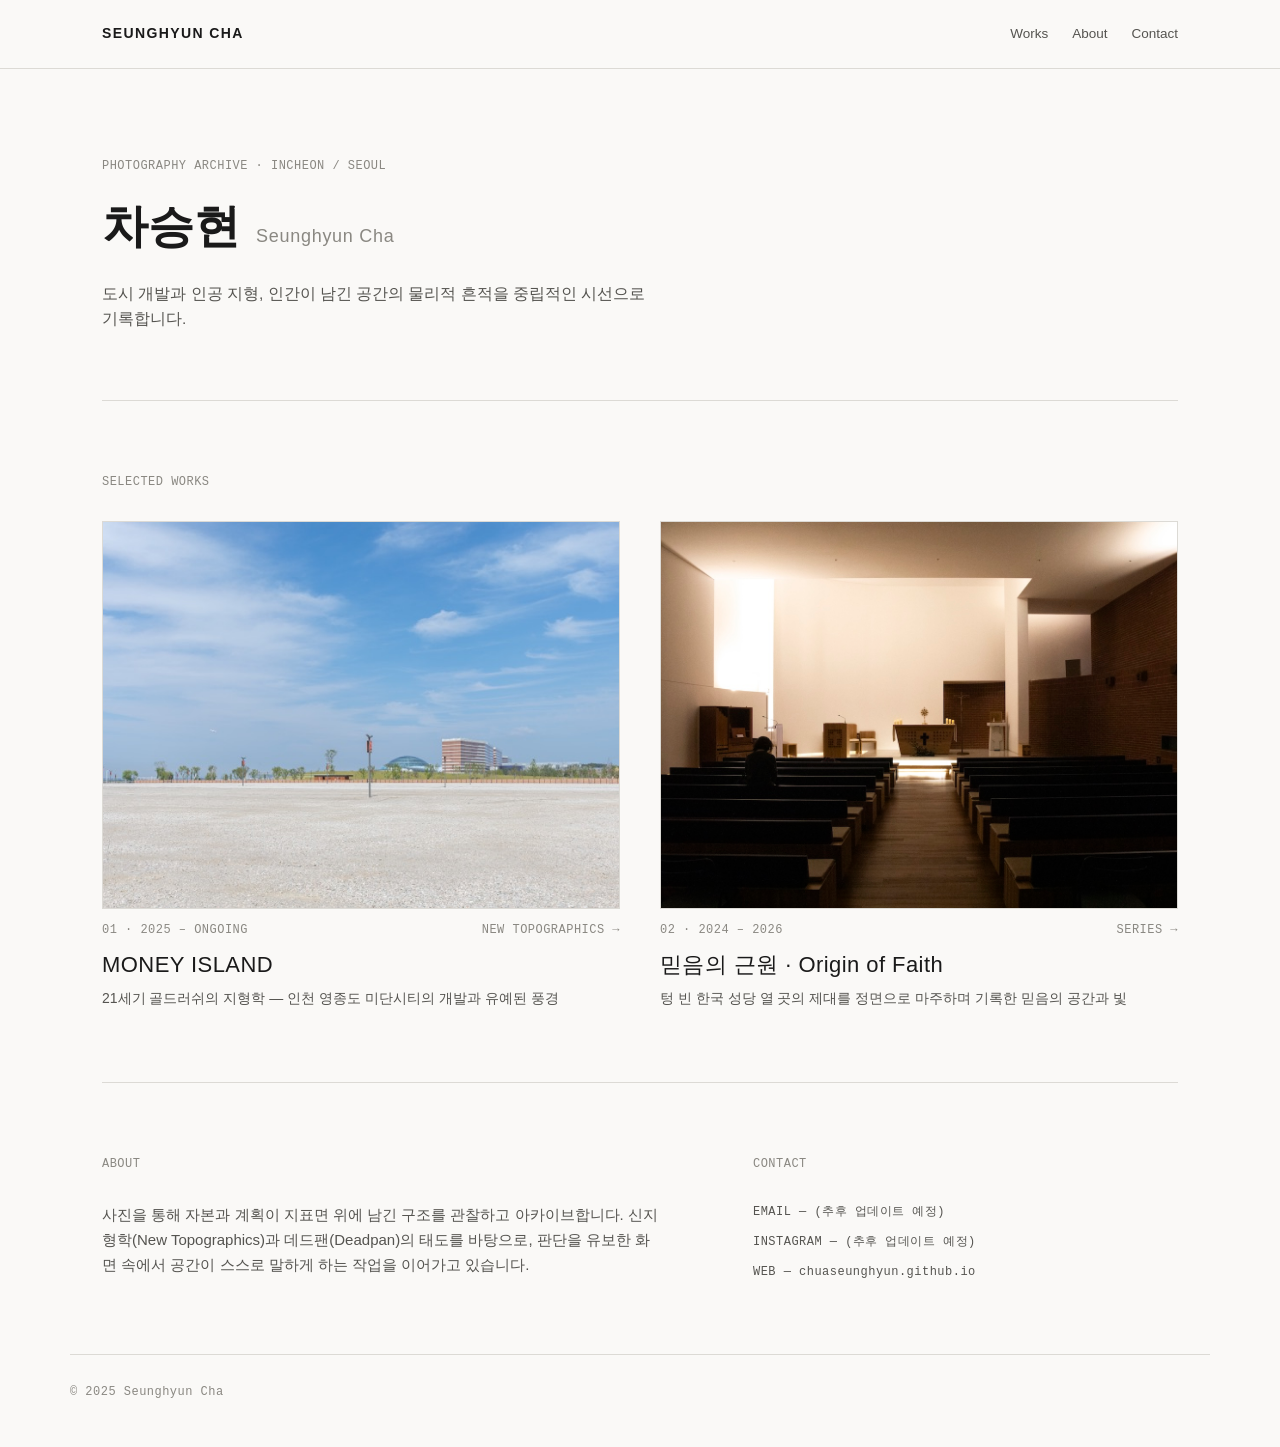
<file: index.html>
<!DOCTYPE html>
<html lang="ko">
<head>
  <meta charset="UTF-8" />
  <meta name="viewport" content="width=device-width, initial-scale=1.0" />
  <title>SEUNGHYUN CHA — Photography Archive</title>
  <link rel="stylesheet" href="main.css" />
</head>
<body>
  <header class="top-header">
    <div class="wrap header-row">
      <a href="./" class="site-name">SEUNGHYUN CHA</a>
      <nav class="top-nav">
        <a href="#works">Works</a>
        <a href="#about">About</a>
        <a href="#contact">Contact</a>
      </nav>
    </div>
  </header>

  <main class="wrap">
    <!-- 작가 인트로 -->
    <section class="intro">
      <p class="mono">PHOTOGRAPHY ARCHIVE · INCHEON / SEOUL</p>
      <h1>차승현<span class="en-name">Seunghyun Cha</span></h1>
      <p class="intro-desc">
        도시 개발과 인공 지형, 인간이 남긴 공간의 물리적 흔적을 중립적인 시선으로 기록합니다.
      </p>
    </section>

    <!-- 작품 시리즈 목록 -->
    <section id="works" class="section border-top">
      <p class="mono section-eyebrow">SELECTED WORKS</p>
      <div class="works-grid">
        <!-- 시리즈 01: MONEY ISLAND -->
        <a href="money-island/" class="work-card">
          <div class="work-thumb">
            <img src="money-island/images/thumbs/MONEYISLND_057.jpg" alt="MONEY ISLAND 대표 사진" />
          </div>
          <div class="work-meta">
            <span class="mono">01 · 2025 – ONGOING</span>
            <span class="mono">NEW TOPOGRAPHICS →</span>
          </div>
          <h2>MONEY ISLAND</h2>
          <p>21세기 골드러쉬의 지형학 — 인천 영종도 미단시티의 개발과 유예된 풍경</p>
        </a>

        <!-- 시리즈 02: 추후 작업 추가 슬롯 -->
        <a href="origin-of-faith/" class="work-card">
          <div class="work-thumb">
            <img src="origin-of-faith/images/full/origin_13.jpg" alt="믿음의 근원 대표 사진" />
          </div>
          <div class="work-meta">
            <span class="mono">02 · 2024 – 2026</span>
            <span class="mono">SERIES →</span>
          </div>
          <h2>믿음의 근원 · Origin of Faith</h2>
          <p>텅 빈 한국 성당 열 곳의 제대를 정면으로 마주하며 기록한 믿음의 공간과 빛</p>
        </a>
        </div>
      </div>
    </section>

    <!-- About & Contact -->
    <section id="about" class="section border-top two-col">
      <div>
        <p class="mono section-eyebrow">ABOUT</p>
        <p class="about-text">
          사진을 통해 자본과 계획이 지표면 위에 남긴 구조를 관찰하고 아카이브합니다.
          신지형학(New Topographics)과 데드팬(Deadpan)의 태도를 바탕으로, 판단을 유보한 화면 속에서 공간이 스스로 말하게 하는 작업을 이어가고 있습니다.
        </p>
      </div>
      <div id="contact">
        <p class="mono section-eyebrow">CONTACT</p>
        <ul class="contact-list mono">
          <!-- 나중에 이메일과 인스타 아이디가 정해지면 아래 줄을 수정하세요 -->
          <li>EMAIL — (추후 업데이트 예정)</li>
          <li>INSTAGRAM — (추후 업데이트 예정)</li>
          <li>WEB — chuaseunghyun.github.io</li>
        </ul>
      </div>
    </section>
  </main>

  <footer class="wrap site-footer border-top">
    <p class="mono">© 2025 Seunghyun Cha</p>
  </footer>
</body>
</html>
</file>
<file: main.css>
:root {
  --bg: #faf9f7;
  --surface: #f1efe9;
  --ink: #1a1a1a;
  --ink-mid: #555450;
  --ink-soft: #8a8882;
  --line: #dcdad5;
}

* { box-sizing: border-box; margin: 0; padding: 0; }
html { scroll-behavior: smooth; }
body {
  background: var(--bg);
  color: var(--ink);
  font-family: -apple-system, BlinkMacSystemFont, "Apple SD Gothic Neo", "Pretendard", sans-serif;
  line-height: 1.65;
  animation: fadeIn 0.6s ease;
}

@keyframes fadeIn {
  from { opacity: 0; transform: translateY(8px); }
  to   { opacity: 1; transform: translateY(0); }
}

.wrap { max-width: 1140px; margin: 0 auto; padding: 0 32px; }
.mono { font-family: ui-monospace, Menlo, monospace; font-size: 12px; letter-spacing: 0.04em; color: var(--ink-soft); }
.border-top { border-top: 1px solid var(--line); }

.top-header {
  position: sticky; top: 0; z-index: 20;
  background: rgba(250, 249, 247, 0.92);
  backdrop-filter: blur(8px);
  border-bottom: 1px solid var(--line);
}
.header-row { height: 68px; display: flex; align-items: center; justify-content: space-between; }
.site-name { text-decoration: none; color: var(--ink); font-weight: 600; font-size: 14px; letter-spacing: 0.1em; }
.top-nav { display: flex; gap: 24px; }
.top-nav a { text-decoration: none; color: var(--ink-mid); font-size: 13.5px; }
.top-nav a:hover { color: var(--ink); }

.intro { padding: 88px 0 68px; }
.intro h1 { font-size: clamp(32px, 4.5vw, 46px); font-weight: 600; margin-top: 12px; display: flex; align-items: baseline; gap: 16px; flex-wrap: wrap; }
.en-name { font-size: 18px; font-weight: 300; color: var(--ink-soft); letter-spacing: 0.04em; }
.intro-desc { margin-top: 16px; max-width: 560px; color: var(--ink-mid); font-size: 15.5px; }

.section { padding: 72px 0; }
.section-eyebrow { margin-bottom: 28px; }

.works-grid { display: grid; grid-template-columns: repeat(2, 1fr); gap: 40px; }
.work-card { text-decoration: none; color: inherit; display: block; }
.work-thumb {
  aspect-ratio: 4 / 3; overflow: hidden;
  background: var(--surface); border: 1px solid var(--line);
}
.work-thumb img { width: 100%; height: 100%; object-fit: cover; display: block; transition: transform 0.45s ease; }
.work-card:hover .work-thumb img { transform: scale(1.03); }
.work-meta { display: flex; justify-content: space-between; margin-top: 12px; }
.work-card h2 { font-size: 22px; font-weight: 500; margin-top: 6px; letter-spacing: 0.02em; }
.work-card p { font-size: 14px; color: var(--ink-mid); margin-top: 4px; }

.upcoming-box {
  display: flex; align-items: center; justify-content: center;
  border-style: dashed; background: transparent;
}
.work-upcoming { opacity: 0.72; }

.two-col { display: grid; grid-template-columns: 1.4fr 1fr; gap: 56px; }
.about-text { font-size: 15px; color: var(--ink-mid); max-width: 560px; }
.contact-list { list-style: none; display: flex; flex-direction: column; gap: 10px; color: var(--ink-mid); }

.site-footer { padding: 28px 0 44px; }

@media (max-width: 760px) {
  .wrap { padding: 0 20px; }
  .works-grid, .two-col { grid-template-columns: 1fr; gap: 36px; }
}
</file>
